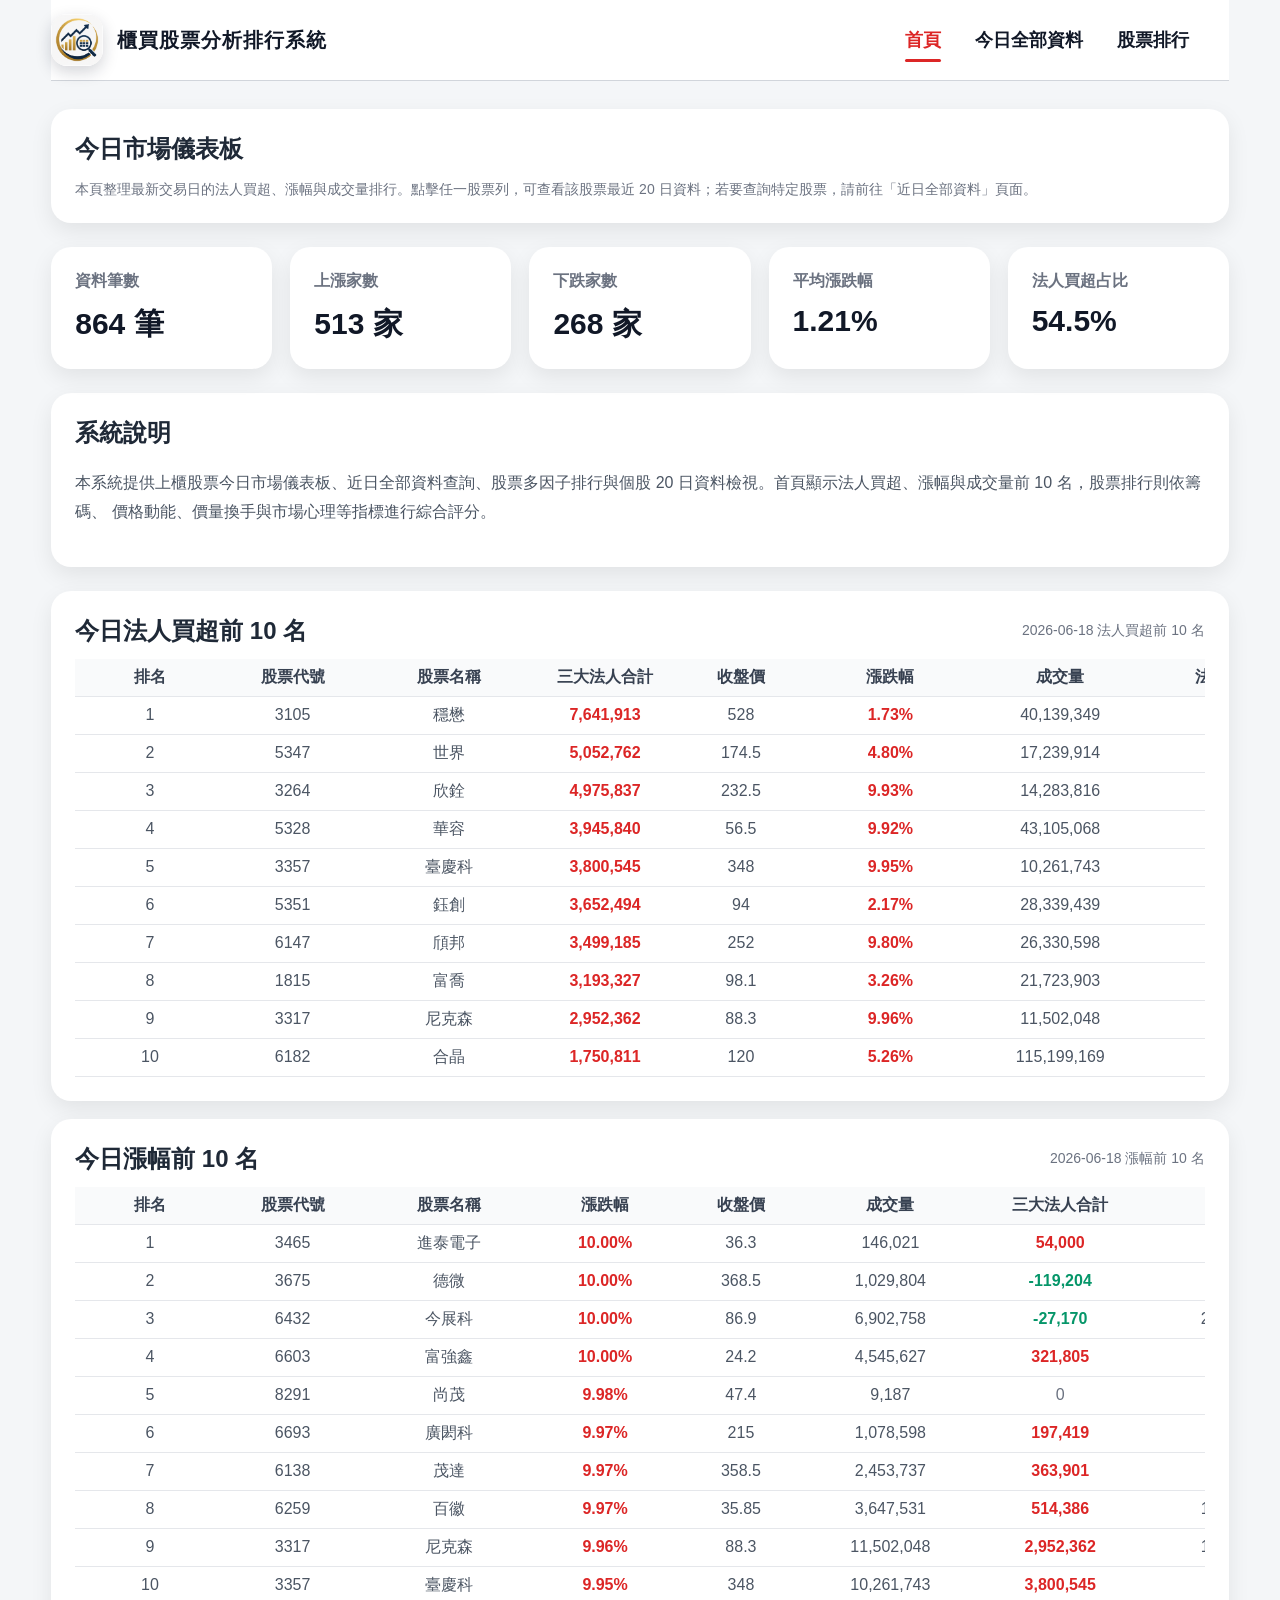
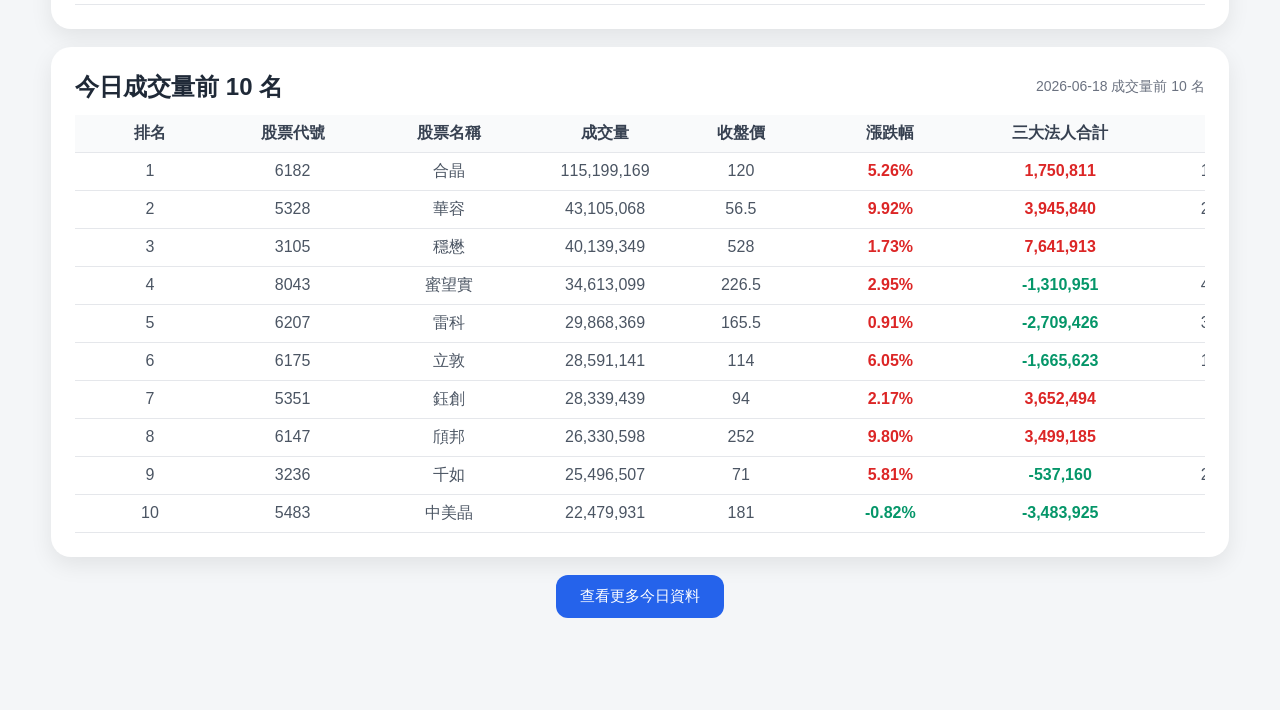
<file: index.html>
<!DOCTYPE html>
<html lang="zh-Hant">
<head>
    <meta charset="UTF-8">
    <meta name="viewport" content="width=device-width, initial-scale=1.0">
    <title>櫃買股票分析排行系統</title>

    <link rel="stylesheet" href="style.css">
</head>
<body>

    <div class="page">

        <header class="site-header">
            <div class="main-nav">
                <div class="brand">
                    <img class="site-logo" src="assets/logo.png" alt="櫃買市場資料查詢系統圖標">

                    <div class="brand-text">
                        <h1>櫃買股票分析排行系統</h1>
                    </div>
                </div>

                <nav class="nav-links">
                    <a href="index.html" class="active">首頁</a>
                    <a href="all.html">今日全部資料</a>
                    <a href="ranking.html">股票排行</a>
                </nav>
            </div>
        </header>

        <section class="search-card">
            <h2>今日市場儀表板</h2>

            <p class="hint">
                本頁整理最新交易日的法人買超、漲幅與成交量排行。點擊任一股票列，可查看該股票最近 20 日資料；若要查詢特定股票，請前往「近日全部資料」頁面。
            </p>
        </section>

        <section class="stats-grid five">
            <div class="stat-card">
                <h3>資料筆數</h3>
                <p id="totalCount">--</p>
            </div>

            <div class="stat-card">
                <h3>上漲家數</h3>
                <p id="upCount">--</p>
            </div>

            <div class="stat-card">
                <h3>下跌家數</h3>
                <p id="downCount">--</p>
            </div>

            <div class="stat-card">
                <h3>平均漲跌幅</h3>
                <p id="avgChange">--</p>
            </div>

            <div class="stat-card">
                <h3>法人買超占比</h3>
                <p id="instBuyRatio">--</p>
            </div>
        </section>

        <section class="strategy-card">
            <h2>系統說明</h2>
            <p>
                本系統提供上櫃股票今日市場儀表板、近日全部資料查詢、股票多因子排行與個股
                20 日資料檢視。首頁顯示法人買超、漲幅與成交量前 10 名，股票排行則依籌碼、
                價格動能、價量換手與市場心理等指標進行綜合評分。
            </p>
        </section>

<section class="table-card">
    <div class="table-title-row">
        <h2>今日法人買超前 10 名</h2>
        <p id="instNote">資料載入中...</p>
    </div>

    <div class="table-wrapper">
        <table class="dashboard-table">
            <thead>
                <tr>
                    <th>排名</th>
                    <th>股票代號</th>
                    <th>股票名稱</th>
                    <th>三大法人合計</th>
                    <th>收盤價</th>
                    <th>漲跌幅</th>
                    <th>成交量</th>
                    <th>法人/成交量</th>
                </tr>
            </thead>

            <tbody id="instTopTable">
                <tr>
                    <td colspan="8">資料載入中...</td>
                </tr>
            </tbody>
        </table>
    </div>
</section>

<section class="table-card">
    <div class="table-title-row">
        <h2>今日漲幅前 10 名</h2>
        <p id="gainNote">資料載入中...</p>
    </div>

    <div class="table-wrapper">
        <table class="dashboard-table">
            <thead>
                <tr>
                    <th>排名</th>
                    <th>股票代號</th>
                    <th>股票名稱</th>
                    <th>漲跌幅</th>
                    <th>收盤價</th>
                    <th>成交量</th>
                    <th>三大法人合計</th>
                    <th>週轉率</th>
                </tr>
            </thead>

            <tbody id="gainTopTable">
                <tr>
                    <td colspan="8">資料載入中...</td>
                </tr>
            </tbody>
        </table>
    </div>
</section>

        <section class="table-card">
            <div class="table-title-row">
                <h2>今日成交量前 10 名</h2>
                <p id="volumeNote">資料載入中...</p>
            </div>

            <div class="table-wrapper">
                <table class="dashboard-table">
                    <thead>
                        <tr>
                            <th>排名</th>
                            <th>股票代號</th>
                            <th>股票名稱</th>
                            <th>成交量</th>
                            <th>收盤價</th>
                            <th>漲跌幅</th>
                            <th>三大法人合計</th>
                            <th>週轉率</th>
                        </tr>
                    </thead>

                    <tbody id="volumeTopTable">
                        <tr>
                            <td colspan="8">資料載入中...</td>
                        </tr>
                    </tbody>
                </table>
            </div>
        </section>

        <div class="more-row outside-table">
            <button id="moreBtn" type="button">查看更多今日資料</button>
        </div>

    </div>

    <script src="utils.js"></script>
    <script src="script.js"></script>
</body>
</html>
</file>
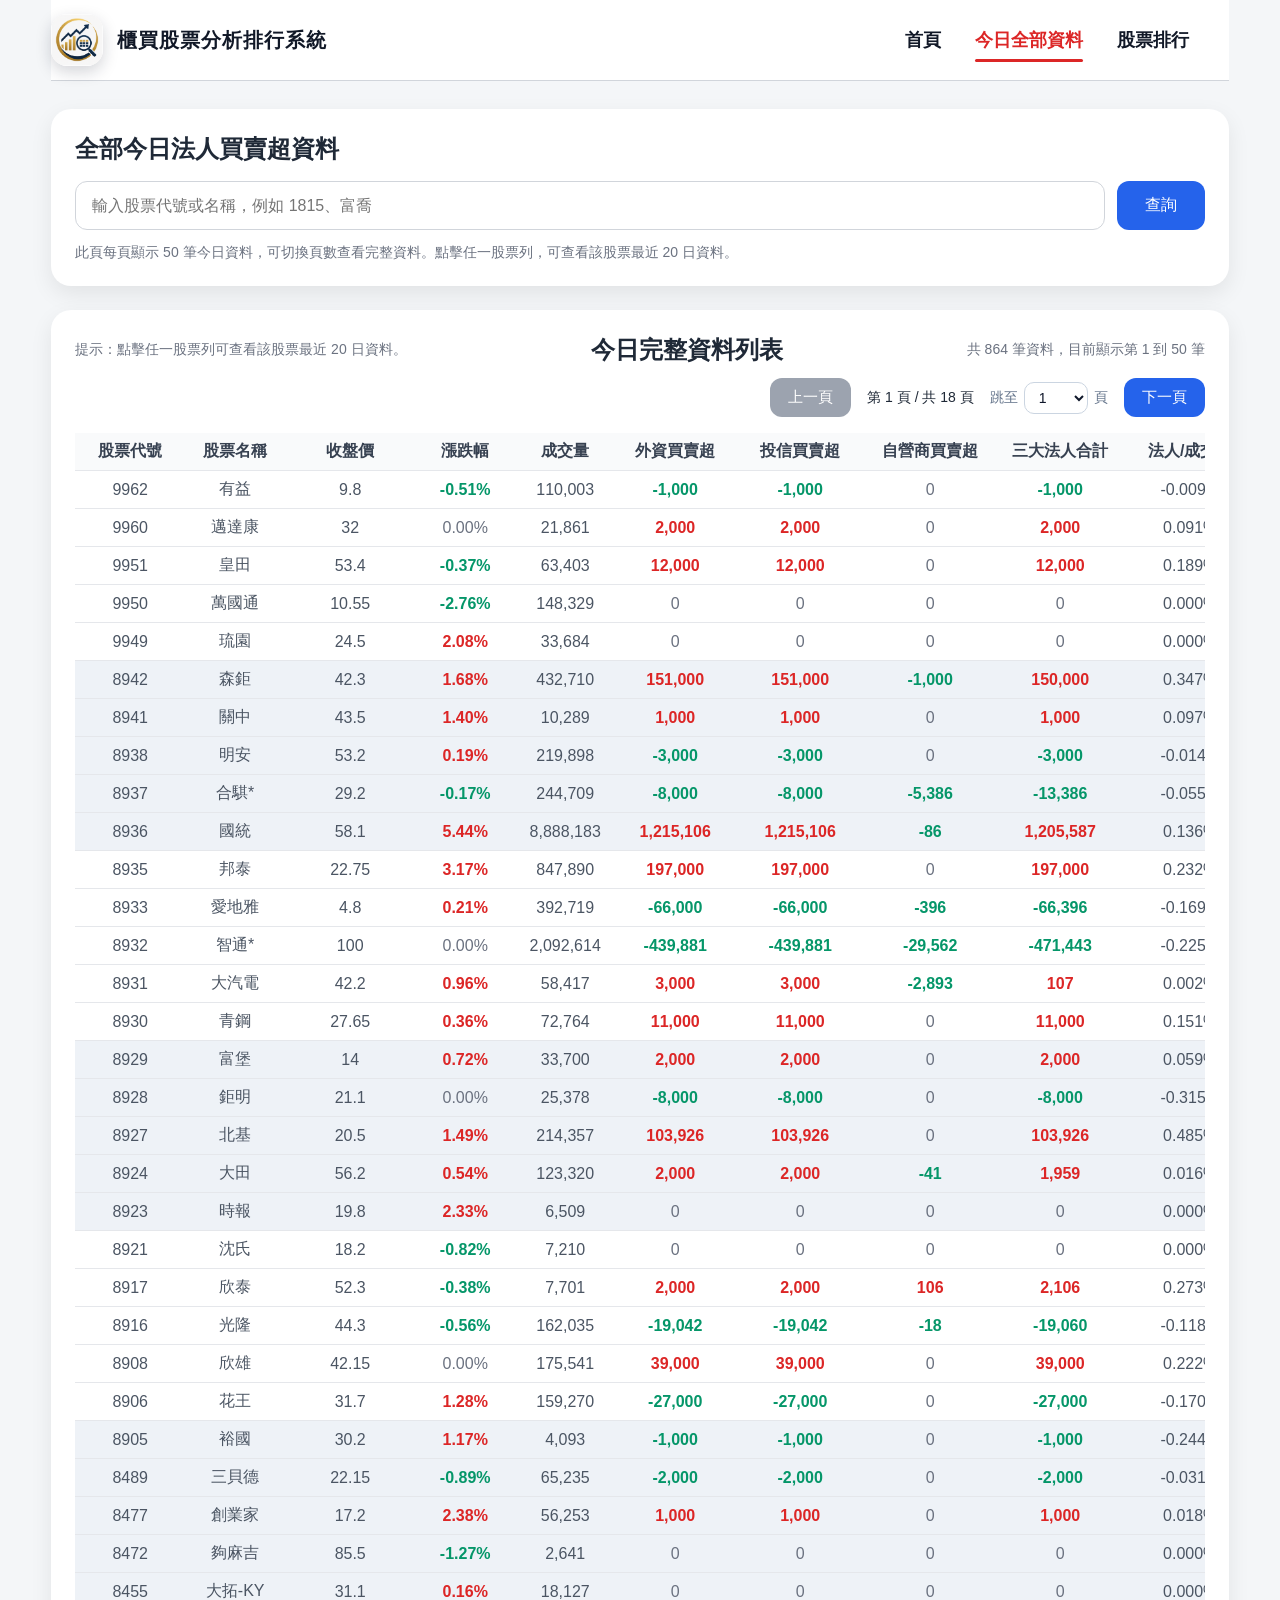
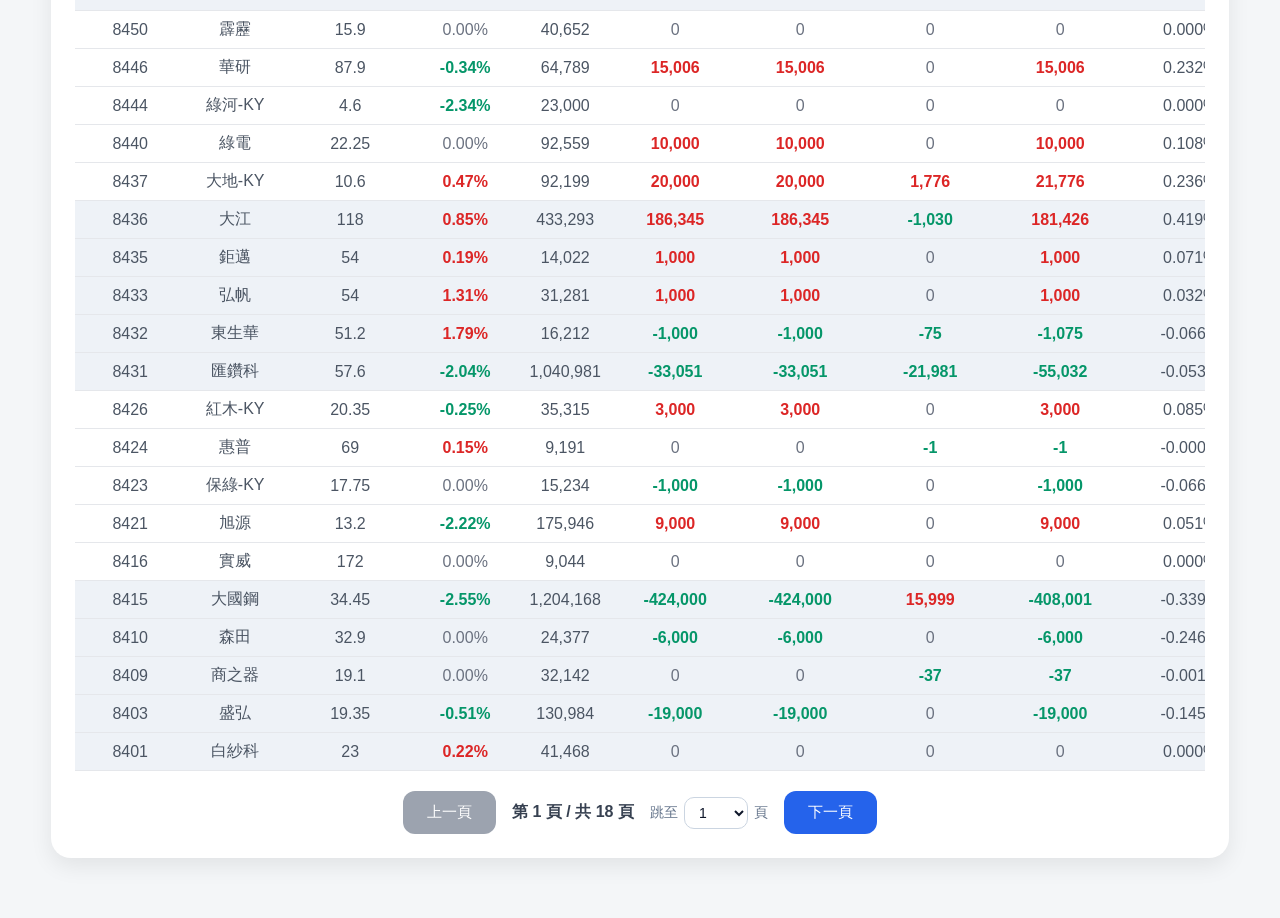
<file: all.html>
<!DOCTYPE html>
<html lang="zh-Hant">
<head>
    <meta charset="UTF-8">
    <meta name="viewport" content="width=device-width, initial-scale=1.0">
    <title>全部今日法人買賣超資料</title>
    <link rel="stylesheet" href="style.css">
</head>
<body>

    <div class="page">

        <header class="site-header">
            <div class="main-nav">
                <div class="brand">
                    <img class="site-logo" src="assets/logo.png" alt="櫃買市場資料查詢系統圖標">

                    <div class="brand-text">
                        <h1>櫃買股票分析排行系統</h1>
                    </div>
                </div>

                <nav class="nav-links">
                    <a href="index.html">首頁</a>
                    <a href="all.html" class="active">今日全部資料</a>
                    <a href="ranking.html">股票排行</a>
                </nav>
            </div>
        </header>

        <section class="search-card">
            <h2>全部今日法人買賣超資料</h2>

            <div class="search-box">
                <input 
                    type="text" 
                    id="keywordInput" 
                    placeholder="輸入股票代號或名稱，例如 1815、富喬"
                >

                <button id="searchBtn" type="button">查詢</button>
            </div>

            <p class="hint">
                此頁每頁顯示 50 筆今日資料，可切換頁數查看完整資料。點擊任一股票列，可查看該股票最近 20 日資料。
            </p>
        </section>

        <section class="table-card">
            <div class="table-title-row">
                <p class="click-hint">提示：點擊任一股票列可查看該股票最近 20 日資料。</p>
                <h2 id="tableTitle">今日完整資料列表</h2>
                <p id="displayNote">資料載入中...</p>
            </div>

            <div class="pagination top-pagination">
                <button id="topPrevBtn" type="button">上一頁</button>
                <span id="topPageInfo">第 1 頁</span>

                <label class="page-jump-label">
                    跳至
                    <select id="topPageSelect"></select>
                    頁
                </label>

                <button id="topNextBtn" type="button">下一頁</button>
            </div>

            <div class="table-wrapper">
                <table class="all-data-table">
                    <thead>
                        <tr>
                            <th>股票代號</th>
                            <th>股票名稱</th>
                            <th>收盤價</th>
                            <th>漲跌幅</th>
                            <th>成交量</th>
                            <th>外資買賣超</th>
                            <th>投信買賣超</th>
                            <th>自營商買賣超</th>
                            <th>三大法人合計</th>
                            <th>法人/成交量</th>
                            <th>法人/發行股數</th>
                        </tr>
                    </thead>

                    <tbody id="dataTable">
                        <tr>
                            <td colspan="11">資料載入中...</td>
                        </tr>
                    </tbody>
                </table>
            </div>

            <div class="pagination">
                <button id="prevBtn" type="button">上一頁</button>
                <span id="pageInfo">第 1 頁</span>

                <label class="page-jump-label">
                    跳至
                    <select id="pageSelect"></select>
                    頁
                </label>

                <button id="nextBtn" type="button">下一頁</button>
            </div>
        </section>

    </div>

    <script src="utils.js"></script>
    <script src="all.js"></script>
</body>
</html>
</file>
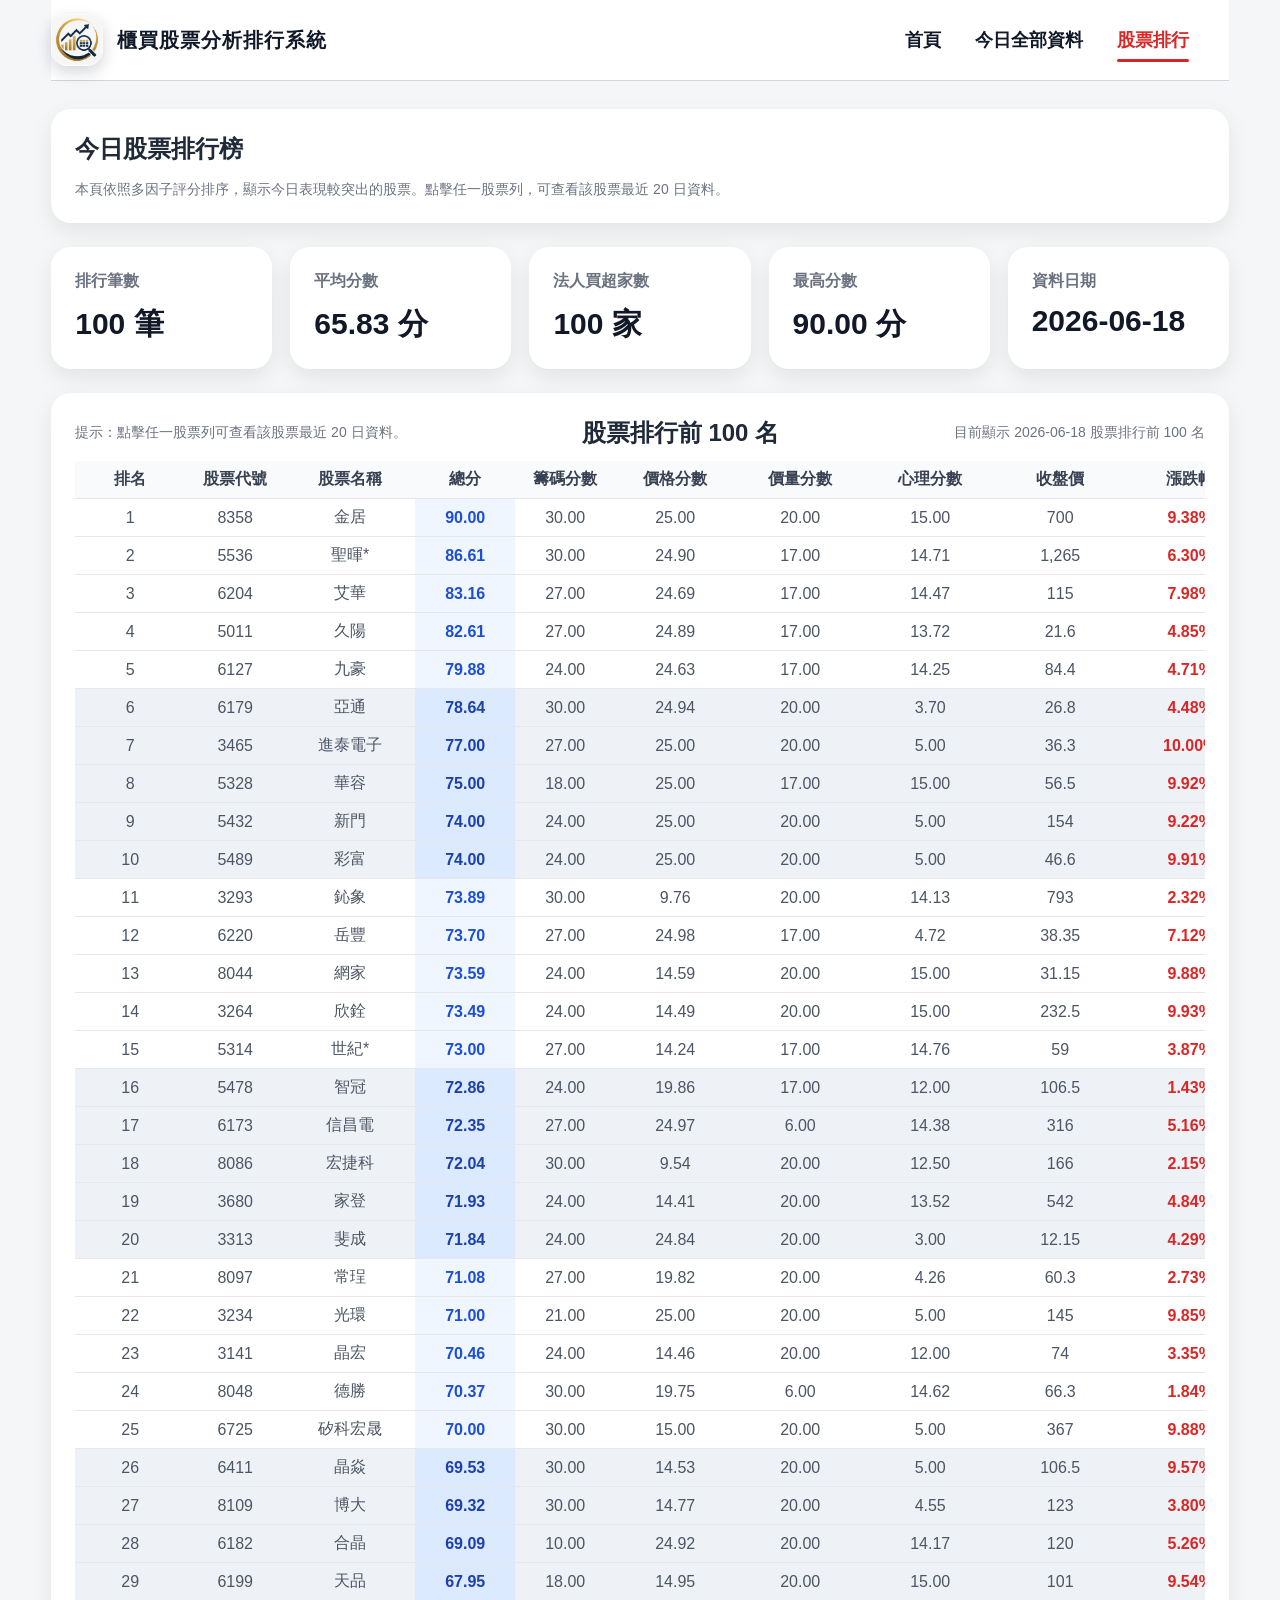
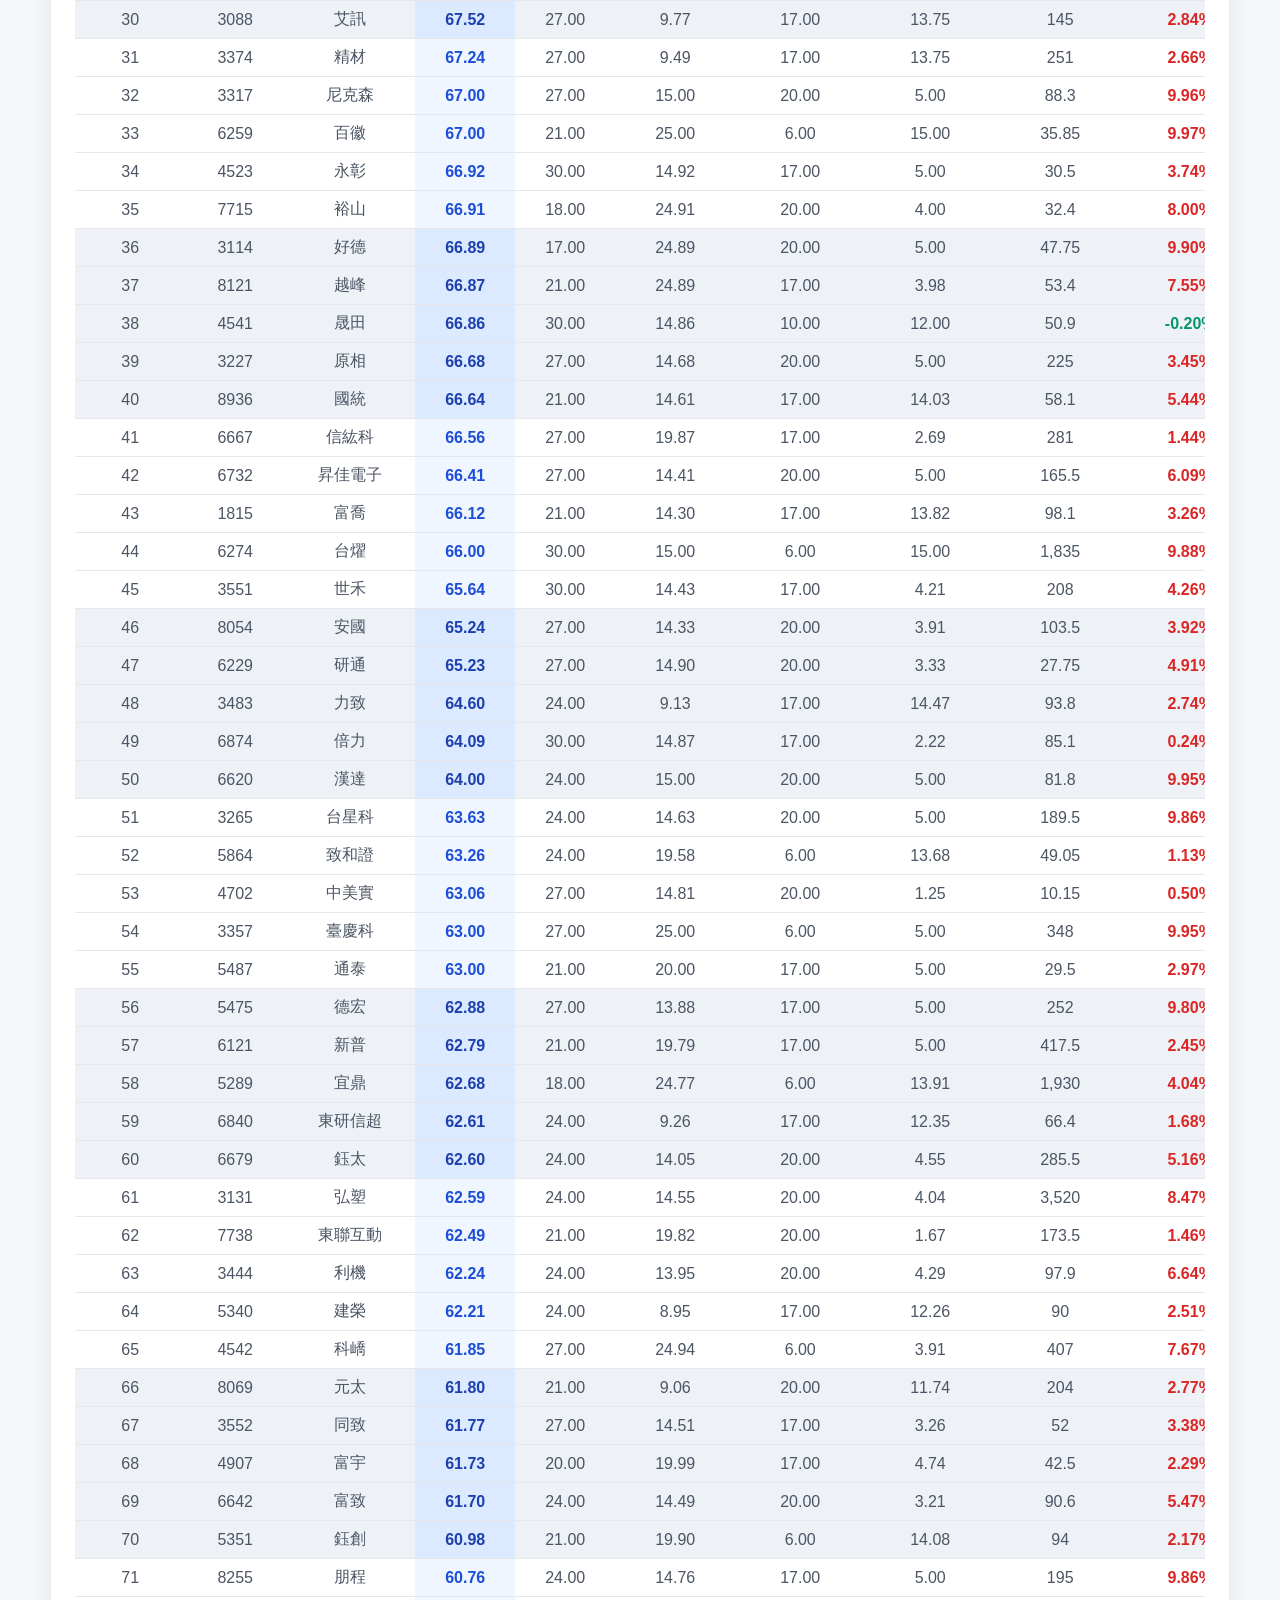
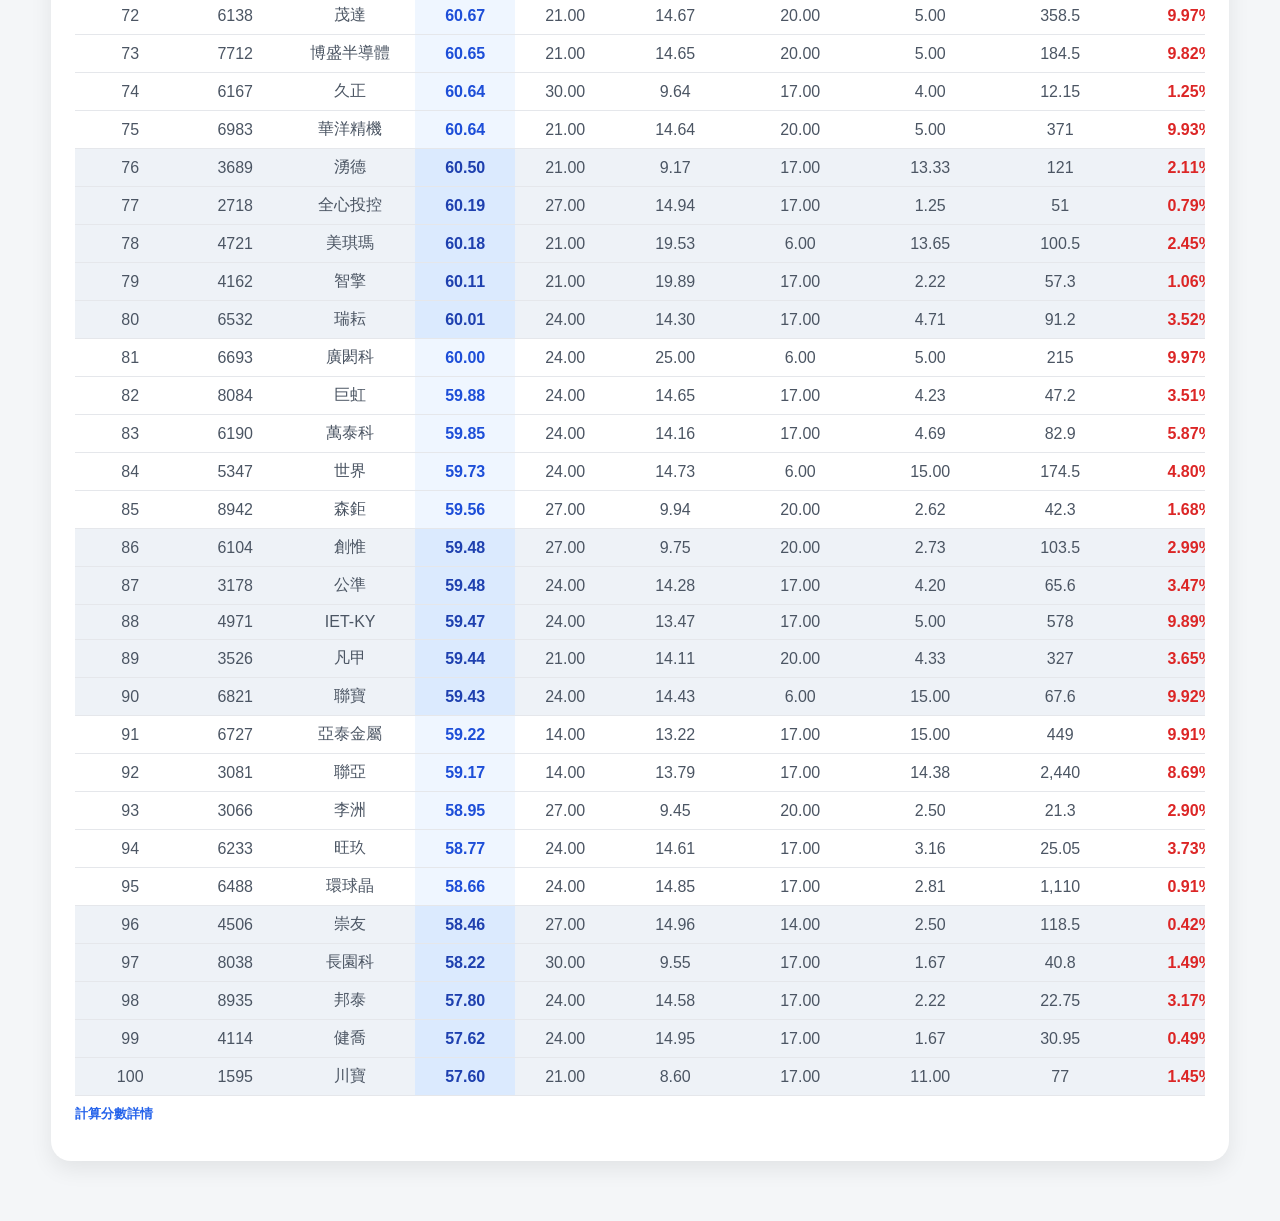
<file: ranking.html>
<!DOCTYPE html>
<html lang="zh-Hant">
<head>
    <meta charset="UTF-8">
    <meta name="viewport" content="width=device-width, initial-scale=1.0">
    <title>股票排行｜櫃買市場資料查詢系統</title>

    <link rel="stylesheet" href="style.css">
</head>
<body>

    <div class="page">

        <header class="site-header">
            <div class="main-nav">
                <div class="brand">
                    <img class="site-logo" src="assets/logo.png" alt="櫃買市場資料查詢系統圖標">

                    <div class="brand-text">
                        <h1>櫃買股票分析排行系統</h1>
                    </div>
                </div>

                <nav class="nav-links">
                    <a href="index.html">首頁</a>
                    <a href="all.html">今日全部資料</a>
                    <a href="ranking.html" class="active">股票排行</a>
                </nav>
            </div>
        </header>

        <section class="search-card">
            <h2>今日股票排行榜</h2>

            <p class="hint">
                本頁依照多因子評分排序，顯示今日表現較突出的股票。點擊任一股票列，可查看該股票最近 20 日資料。
            </p>
        </section>

        <section class="stats-grid five">
            <div class="stat-card">
                <h3>排行筆數</h3>
                <p id="rankingCount">--</p>
            </div>

            <div class="stat-card">
                <h3>平均分數</h3>
                <p id="rankingAvgChange">--</p>
            </div>

            <div class="stat-card">
                <h3>法人買超家數</h3>
                <p id="rankingInstBuy">--</p>
            </div>

            <div class="stat-card">
                <h3>最高分數</h3>
                <p id="rankingMaxUp">--</p>
            </div>

            <div class="stat-card">
                <h3>資料日期</h3>
                <p id="rankingDate">--</p>
            </div>
        </section>

        <section class="table-card">
            <div class="table-title-row">
                <p class="click-hint">提示：點擊任一股票列可查看該股票最近 20 日資料。</p>
                <h2 id="tableTitle">股票排行前 100 名</h2>
                <p id="displayNote">資料載入中...</p>
            </div>

            <div class="table-wrapper">
                <table class="ranking-table">
                    <thead>
                        <tr>
                            <th>排名</th>
                            <th>股票代號</th>
                            <th>股票名稱</th>
                            <th>總分</th>
                            <th>籌碼分數</th>
                            <th>價格分數</th>
                            <th>價量分數</th>
                            <th>心理分數</th>
                            <th>收盤價</th>
                            <th>漲跌幅</th>
                            <th>三大法人合計</th>
                            <th>成交量</th>
                        </tr>
                    </thead>

                    <tbody id="rankingTable">
                        <tr>
                            <td colspan="13">資料載入中...</td>
                        </tr>
                    </tbody>
                </table>
            </div>

            <div class="score-detail-toggle">
                <button id="scoreDetailBtn" type="button">
                    計算分數詳情
                </button>
            </div>

            <div id="scoreDetailPanel" class="score-detail-panel hidden">
                <h3>台股量化多因子評分系統：計算說明書</h3>

                <p>
                    本系統採用「絕對加總評分制」，總分為 100 分。評分邏輯分為四大面向，
                    每個面向均有其特定權重與指標，旨在篩選出籌碼集中、趨勢向上、且動能強勁的標的。
                </p>

                <h4>第一面向：籌碼穩定度｜Weight: 40%</h4>
                <p>
                    核心邏輯：追蹤法人（外資、投信）的建倉與鎖碼行為。
                    籌碼由散戶流向法人是股價長期上漲的核心推動力。
                </p>

                <h5>1-A. 法人連續買超天數（Streak）</h5>
                <ul>
                    <li><strong>計算方式：</strong>統計三大法人合計買賣超。</li>
                    <li><strong>10 分：</strong>連續 3 個交易日以上買超。</li>
                    <li><strong>7 分：</strong>連續 2 個交易日買超。</li>
                    <li><strong>4 分：</strong>今日單日買超。</li>
                    <li><strong>0 分：</strong>今日賣超或無動作。</li>
                </ul>

                <h5>1-B. 法人買超佔比（Concentration）</h5>
                <ul>
                    <li><strong>計算方式：</strong>三大法人合計買超張數 / 當日總成交張數。</li>
                    <li><strong>10 分：</strong>佔比 ≥ 20%。</li>
                    <li><strong>7 分：</strong>佔比介於 10%～20%。</li>
                    <li><strong>4 分：</strong>佔比介於 5%～10%。</li>
                    <li><strong>0 分：</strong>佔比 &lt; 5%。</li>
                </ul>

                <h5>1-C. 投信認養度（Trust Recognition）</h5>
                <ul>
                    <li><strong>計算方式：</strong>判斷投信是否具備連續買超行為且今日買盤具有份量。</li>
                    <li><strong>10 分：</strong>投信連續 2 日買超且今日買超佔比 &gt; 2%。</li>
                    <li><strong>0 分：</strong>未達上述標準。</li>
                </ul>

                <h5>1-D. 外資空翻多訊號（Foreign Reversal）</h5>
                <ul>
                    <li><strong>計算方式：</strong>觀察外資今日與昨日的買賣方向。</li>
                    <li><strong>10 分：</strong>昨日外資賣超，且今日轉為買超。</li>
                    <li><strong>0 分：</strong>未出現轉折訊號。</li>
                </ul>

                <h4>第二面向：價格動能｜Weight: 25%</h4>
                <p>
                    核心邏輯：識別股價是否處於強勢的多頭排列，以及是否具備突破近期高點的爆發潛力。
                </p>

                <h5>2-A. 均線多頭排列（Bullish Alignment）</h5>
                <ul>
                    <li><strong>計算方式：</strong>比較收盤價、5 日均線 MA5、10 日均線 MA10、20 日均線 MA20。</li>
                    <li><strong>10 分：</strong>符合「收盤價 &gt; MA5 &gt; MA10 &gt; MA20」。</li>
                    <li><strong>0 分：</strong>未符合完全多頭排列。</li>
                </ul>

                <h5>2-B. 近期相對強度（Relative Strength）</h5>
                <ul>
                    <li><strong>計算方式：</strong>今日收盤價 / 過去 20 日最高價 × 5。</li>
                    <li><strong>0～5 分：</strong>數值越接近 5 分，代表股價越接近 20 日高點，即將發生波段突破。</li>
                </ul>

                <h5>2-C. 單日漲幅強度（Price Surge）</h5>
                <ul>
                    <li><strong>計算方式：</strong>今日股價漲跌百分比。</li>
                    <li><strong>10 分：</strong>今日漲幅 &gt; 3%。</li>
                    <li><strong>5 分：</strong>今日漲幅介於 1%～3%。</li>
                    <li><strong>0 分：</strong>漲幅 &lt; 1% 或下跌。</li>
                </ul>

                <h4>第三面向：價量與換手率｜Weight: 20%</h4>
                <p>
                    核心邏輯：「量先行於價」。觀察資金是否有大規模進場，以及籌碼洗盤的頻率。
                </p>

                <h5>3-A. 成交量增比（Volume Spike）</h5>
                <ul>
                    <li><strong>計算方式：</strong>今日成交量 / 5 日平均成交量。</li>
                    <li><strong>7 分：</strong>今日成交量 &gt; 5 日均量之 1.5 倍（出量）。</li>
                    <li><strong>4 分：</strong>今日成交量 &gt; 5 日均量。</li>
                    <li><strong>0 分：</strong>未見明顯滾量。</li>
                </ul>

                <h5>3-B. 量價配合度（P-V Synergy）</h5>
                <ul>
                    <li><strong>計算方式：</strong>判斷股價上漲時是否伴隨量增。</li>
                    <li><strong>7 分：</strong>今日股價上漲且今日成交量 &gt; 5 日均量。</li>
                    <li><strong>0 分：</strong>量價背離或下跌。</li>
                </ul>

                <h5>3-C. 換手率（Turnover Rate）</h5>
                <ul>
                    <li><strong>計算方式：</strong>今日成交張數 / 公司發行總張數。</li>
                    <li><strong>6 分：</strong>單日換手率 &gt; 1%，代表市場參與熱度高，籌碼換手積極。</li>
                    <li><strong>0 分：</strong>交投冷清。</li>
                </ul>

                <h4>第四面向：市場心理與風險｜Weight: 15%</h4>
                <p>
                    核心邏輯：衡量當日多頭收尾的力道，以及散戶與法人的對作情況（籌碼淨化度）。
                </p>

                <h5>4-A. K 線形態位階（Candle Finish）</h5>
                <ul>
                    <li><strong>計算方式：</strong>[(收盤價 - 最低價) / (最高價 - 最低價)] × 5。</li>
                    <li><strong>0～5 分：</strong>數值越高代表收盤價越接近當日最高點。若為 5 分，代表多頭強勢收尾，隔日續漲機會大。</li>
                </ul>

                <h5>4-B. 融資減肥訊號（Margin Reduction）</h5>
                <ul>
                    <li><strong>計算方式：</strong>觀察融資餘額與法人買超的連動。</li>
                    <li><strong>10 分：</strong>今日融資餘額減少（散戶退場）且法人合計為買超（大戶進場）。</li>
                    <li><strong>0 分：</strong>未符合此最優籌碼轉移狀態。</li>
                </ul>

                <h4>最終評分加總（Total Score）</h4>
                <ul>
                    <li><strong>計算公式：</strong>籌碼得分 + 價格得分 + 價量得分 + 心理得分。</li>
                    <li><strong>總分範圍：</strong>0～100 分。</li>
                    <li><strong>80 分以上：</strong>極度強勢標的，籌碼與趨勢呈現高度共振。</li>
                    <li><strong>60～80 分：</strong>績優趨勢標的，適合波段追蹤。</li>
                    <li><strong>60 分以下：</strong>動能不足或籌碼渙散，建議觀望。</li>
                </ul>
            </div>

        </section>

    </div>

    <script src="utils.js"></script>
    <script src="ranking.js"></script>
</body>
</html>
</file>
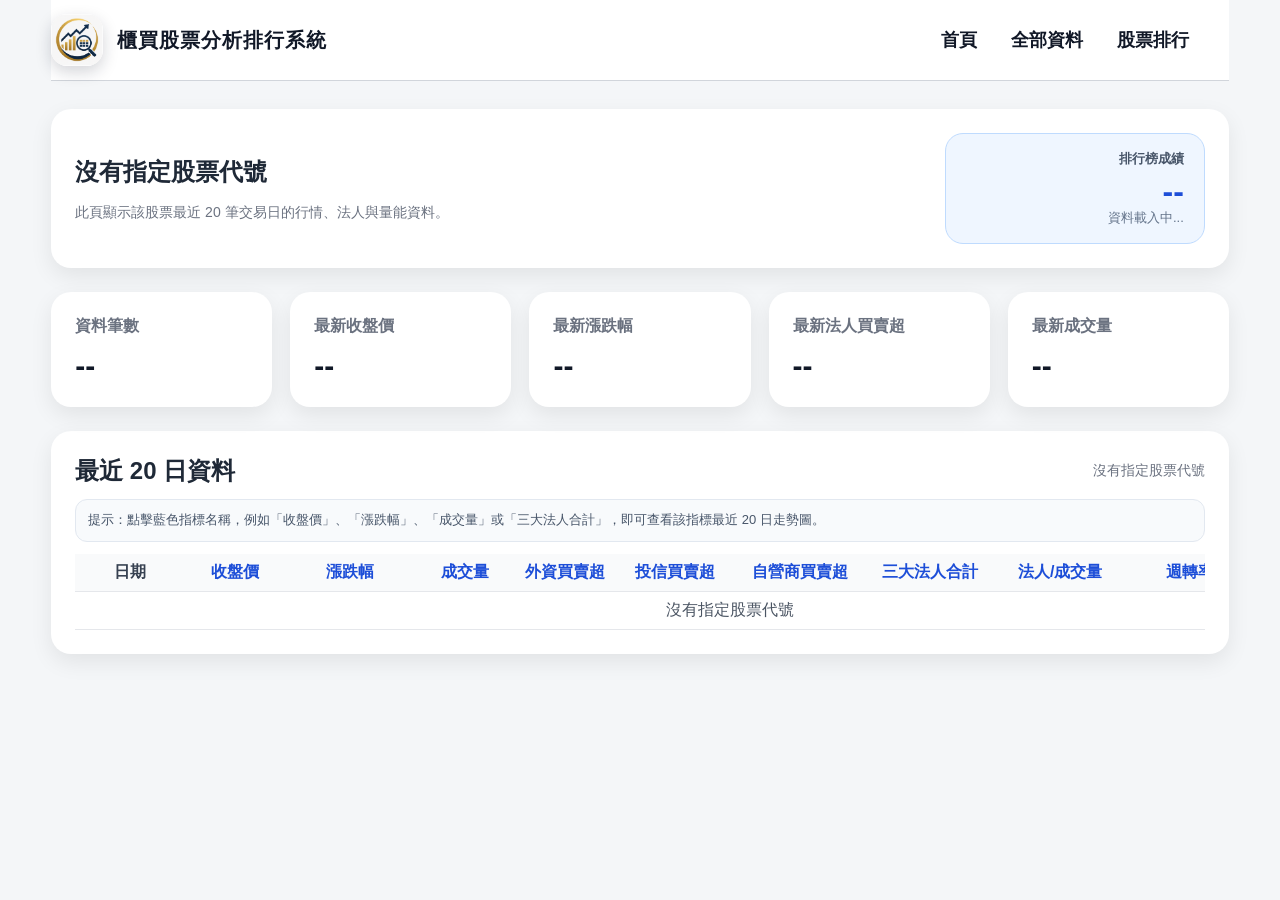
<file: stock.html>
<!DOCTYPE html>
<html lang="zh-Hant">
<head>
    <meta charset="UTF-8">
    <meta name="viewport" content="width=device-width, initial-scale=1.0">
    <title>個股資料｜櫃買股票分析排行系統</title>

    <link rel="stylesheet" href="style.css">
</head>
<body>

    <div class="page">

        <header class="site-header">
            <div class="main-nav">
                <div class="brand">
                    <img class="site-logo" src="assets/logo.png" alt="櫃買市場資料查詢系統圖標">

                    <div class="brand-text">
                        <h1>櫃買股票分析排行系統</h1>
                    </div>
                </div>

                <nav class="nav-links">
                    <a href="index.html">首頁</a>
                    <a href="all.html">全部資料</a>
                    <a href="ranking.html">股票排行</a>
                </nav>
            </div>
        </header>

        <section class="search-card stock-summary-card">
            <div class="stock-summary-left">
                <h2 id="stockTitle">個股資料載入中...</h2>

                <p class="hint" id="stockSubtitle">
                    此頁顯示該股票最近 20 筆交易日的行情、法人與量能資料。
                </p>
            </div>

            <div class="stock-score-box" id="stockScoreBox">
                <div class="score-box-title">排行榜成績</div>
                <div class="score-box-main">--</div>
                <div class="score-box-sub">資料載入中...</div>
            </div>
        </section>

        <section class="stats-grid five">
            <div class="stat-card">
                <h3>資料筆數</h3>
                <p id="stockDataCount">--</p>
            </div>

            <div class="stat-card">
                <h3>最新收盤價</h3>
                <p id="latestClose">--</p>
            </div>

            <div class="stat-card">
                <h3>最新漲跌幅</h3>
                <p id="latestChange">--</p>
            </div>

            <div class="stat-card">
                <h3>最新法人買賣超</h3>
                <p id="latestInst">--</p>
            </div>

            <div class="stat-card">
                <h3>最新成交量</h3>
                <p id="latestVolume">--</p>
            </div>
        </section>

        <section class="table-card">
            <div class="table-title-row">
                <h2>最近 20 日資料</h2>
                <p id="displayNote">資料載入中...</p>
            </div>

            <p class="metric-click-hint">
                提示：點擊藍色指標名稱，例如「收盤價」、「漲跌幅」、「成交量」或「三大法人合計」，即可查看該指標最近 20 日走勢圖。
            </p>

            <div class="table-wrapper">
                <table>
                    <thead>
                        <tr>
                            <th>日期</th>

                            <th>
                                <button class="metric-header-btn" data-metric="close">收盤價</button>
                            </th>

                            <th>
                                <button class="metric-header-btn" data-metric="price_change_pct">漲跌幅</button>
                            </th>

                            <th>
                                <button class="metric-header-btn" data-metric="volume">成交量</button>
                            </th>

                            <th>
                                <button class="metric-header-btn" data-metric="foreign_net_buy">外資買賣超</button>
                            </th>

                            <th>
                                <button class="metric-header-btn" data-metric="investment_trust_net_buy">投信買賣超</button>
                            </th>

                            <th>
                                <button class="metric-header-btn" data-metric="dealer_net_buy">自營商買賣超</button>
                            </th>

                            <th>
                                <button class="metric-header-btn" data-metric="total_inst_net_buy">三大法人合計</button>
                            </th>

                            <th>
                                <button class="metric-header-btn" data-metric="inst_total_ratio">法人/成交量</button>
                            </th>

                            <th>
                                <button class="metric-header-btn" data-metric="turnover_rate">週轉率</button>
                            </th>

                            <th>
                                <button class="metric-header-btn" data-metric="margin_balance">融資餘額</button>
                            </th>
                        </tr>
                    </thead>

                    <tbody id="stockTable">
                        <tr>
                            <td colspan="11">資料載入中...</td>
                        </tr>
                    </tbody>
                </table>
            </div>
        </section>

    </div>

    <script src="utils.js"></script>
    <script src="stock.js"></script>
</body>
</html>
</file>
<file: style.css>
* {
    box-sizing: border-box;
}

body {
    margin: 0;
    font-family: "Microsoft JhengHei", Arial, sans-serif;
    background: #f4f6f8;
    color: #1f2937;
}

.page {
    width: min(1200px, 92%);
    margin: 0 auto;
    padding: 0 0 60px;
}

/* 頁首：仿櫃買中心風格 */
.site-header {
    background: #ffffff;
    border-bottom: 1px solid #d1d5db;
    margin-bottom: 28px;
}

/* 右上角語言列 */
.top-lang {
    display: flex;
    justify-content: flex-end;
    align-items: center;
    gap: 10px;
    height: 34px;
    font-size: 14px;
    color: #111827;
}

.top-lang a {
    color: #111827;
    text-decoration: none;
}

.top-lang a:hover {
    color: #b91c1c;
}

/* 主導覽列 */
.main-nav {
    display: flex;
    align-items: center;
    justify-content: space-between;
    padding-right: 40px;
}

/* 左側品牌區 */
.site-logo {
    width: 52px;
    height: 52px;
    border-radius: 16px;
    object-fit: cover;
    box-shadow: 0 6px 16px rgba(15, 23, 42, 0.18);
    display: block;
}

.brand {
    display: flex;
    align-items: center;
    gap: 14px;
}

.brand-text h1 {
    margin: 0;
    font-size: 20px;
    letter-spacing: 1px;
    color: #111827;
}

.brand-text p {
    display: none;
}

/* 右側選單 */
.nav-links {
    display: flex;
    align-items: center;
    gap: 34px;
    padding-left: 28px;
}

.nav-links a {
    position: relative;
    color: #111827;
    text-decoration: none;
    font-size: 18px;
    font-weight: 600;
    padding: 28px 0;
}

.nav-links a:hover {
    color: #b91c1c;
}

/* 目前選中的項目 */
.nav-links a.active {
    color: #dc2626;
}

.nav-links a.active::after {
    content: "";
    position: absolute;
    left: 0;
    right: 0;
    bottom: 18px;
    height: 3px;
    background: #dc2626;
    border-radius: 999px;
}

/* 查詢區 */
.search-card {
    background: white;
    padding: 24px;
    border-radius: 20px;
    margin-bottom: 24px;
    box-shadow: 0 8px 22px rgba(0, 0, 0, 0.08);
}

.search-card h2 {
    margin-top: 0;
    margin-bottom: 16px;
}

.search-box {
    display: flex;
    gap: 12px;
}

.search-box select,
.search-box input {
    padding: 14px 16px;
    border: 1px solid #d1d5db;
    border-radius: 12px;
    font-size: 16px;
    background: white;
}

.search-box select {
    width: 180px;
}

.search-box input {
    flex: 1;
}

.search-box select:focus,
.search-box input:focus {
    outline: none;
    border-color: #2563eb;
}

.search-box button {
    padding: 14px 28px;
    border: none;
    border-radius: 12px;
    background: #2563eb;
    color: white;
    font-size: 16px;
    cursor: pointer;
}

.search-box button:hover {
    background: #1d4ed8;
}

.hint {
    color: #6b7280;
    font-size: 14px;
    margin-bottom: 0;
}

/* 統計卡片 */
.stats-grid {
    display: grid;
    grid-template-columns: repeat(4, 1fr);
    gap: 18px;
    margin-bottom: 24px;
}

.stat-card {
    background: white;
    padding: 24px;
    border-radius: 20px;
    box-shadow: 0 8px 22px rgba(0, 0, 0, 0.08);
}

.stat-card h3 {
    margin: 0 0 12px;
    color: #6b7280;
    font-size: 16px;
}

.stat-card p {
    margin: 0;
    font-size: 30px;
    font-weight: bold;
    color: #111827;
}

/* 系統說明 */
.strategy-card {
    background: white;
    padding: 24px;
    border-radius: 20px;
    margin-bottom: 24px;
    box-shadow: 0 8px 22px rgba(0, 0, 0, 0.08);
}

.strategy-card h2 {
    margin-top: 0;
}

.strategy-card p {
    line-height: 1.8;
    color: #4b5563;
}

/* 表格區 */
.table-card {
    background: white;
    padding: 24px;
    border-radius: 20px;
    box-shadow: 0 8px 22px rgba(0, 0, 0, 0.08);
}

.table-title-row {
    display: flex;
    justify-content: space-between;
    align-items: center;
    gap: 16px;
    margin-bottom: 12px;
}

.table-title-row h2 {
    margin: 0;
}

.table-title-row p {
    margin: 0;
    color: #6b7280;
    font-size: 14px;
}

.table-wrapper {
    width: 100%;
    overflow-x: auto;
}

table {
    width: 100%;
    min-width: 1250px;
    border-collapse: collapse;
    table-layout: fixed;
}

th, td {
    padding: 8px 10px;
    border-bottom: 1px solid #e5e7eb;
    text-align: center;
    white-space: nowrap;
}

th {
    background: #f9fafb;
    color: #374151;
    font-weight: 700;
}

td {
    color: #4b5563;
}

/* 漲跌顏色：台股紅漲綠跌 */
.positive {
    color: #dc2626;
    font-weight: bold;
}

.negative {
    color: #16a34a;
    font-weight: bold;
}

.neutral {
    color: #6b7280;
}

/* 手機版 */
@media (max-width: 768px) {
    .hero h1 {
        font-size: 26px;
    }

    .search-box {
        flex-direction: column;
    }

    .search-box select {
        width: 100%;
    }

    .stats-grid {
        grid-template-columns: 1fr;
    }

    .table-title-row {
        flex-direction: column;
        align-items: flex-start;
    }
    .site-header {
        padding-bottom: 12px;
    }

    .top-lang {
        justify-content: center;
    }

    .main-nav {
        flex-direction: column;
      align-items: flex-start;
       gap: 16px;
    }

    .brand {
        border-right: none;
        padding-right: 0;
       min-width: auto;
    }

    .nav-links {
       width: 100%;
        overflow-x: auto;
      gap: 24px;
       padding-left: 0;
    }

    .nav-links a {
       white-space: nowrap;
      padding: 12px 0;
    }
}
.stats-grid.five {
    grid-template-columns: repeat(5, 1fr);
}

@media (max-width: 900px) {
    .stats-grid.five {
        grid-template-columns: repeat(2, 1fr);
    }
}

@media (max-width: 600px) {
    .stats-grid.five {
        grid-template-columns: 1fr;
    }
}

.simple-header {
    justify-content: space-between;
}

.back-link {
    color: #2563eb;
    text-decoration: none;
    font-weight: 600;
    font-size: 16px;
}

.back-link:hover {
    text-decoration: underline;
}

.more-row {
    display: flex;
    justify-content: center;
    margin-top: 20px;
}

.more-row button,
.pagination button {
    padding: 12px 24px;
    border: none;
    border-radius: 12px;
    background: #2563eb;
    color: white;
    font-size: 15px;
    cursor: pointer;
}

.more-row button:hover,
.pagination button:hover {
    background: #1d4ed8;
}

.pagination {
    display: flex;
    justify-content: center;
    align-items: center;
    gap: 16px;
    margin-top: 20px;
}

.pagination button:disabled {
    background: #9ca3af;
    cursor: not-allowed;
}

#pageInfo {
    font-weight: 600;
    color: #374151;
}

.top-pagination {
    justify-content: flex-end;
    margin-top: 8px;
    margin-bottom: 16px;
}

.top-pagination button {
    padding: 10px 18px;
}

.top-pagination span {
    font-size: 14px;
}

.outside-table {
    display: flex;
    justify-content: center;
    margin-top: 18px;
    margin-bottom: 32px;
}

table th:nth-child(1),
table td:nth-child(1) {
    width: 110px;
}

table th:nth-child(2),
table td:nth-child(2) {
    width: 100px;
}

table th:nth-child(3),
table td:nth-child(3) {
    width: 130px;
}

table th:nth-child(4),
table td:nth-child(4) {
    width: 100px;
}

table th:nth-child(5),
table td:nth-child(5) {
    width: 100px;
}

table th:nth-child(6),
table td:nth-child(6) {
    width: 120px;
}

table th:nth-child(7),
table td:nth-child(7),
table th:nth-child(8),
table td:nth-child(8),
table th:nth-child(9),
table td:nth-child(9),
table th:nth-child(10),
table td:nth-child(10) {
    width: 130px;
}

table th:nth-child(11),
table td:nth-child(11),
table th:nth-child(12),
table td:nth-child(12) {
    width: 130px;
}

.stats-grid.five {
    grid-template-columns: repeat(5, 1fr);
}

.positive {
    color: #dc2626;
    font-weight: 700;
}

.negative {
    color: #059669;
    font-weight: 700;
}

@media (max-width: 900px) {
    .main-nav {
        flex-direction: column;
        align-items: flex-start;
        gap: 16px;
        padding: 16px 0;
    }

    .nav-links {
        flex-wrap: wrap;
        gap: 18px;
        padding-left: 0;
    }

    .nav-links a {
        padding: 8px 0;
        font-size: 16px;
    }

    .nav-links a.active::after {
        bottom: 0;
    }

    .stats-grid,
    .stats-grid.five {
        grid-template-columns: repeat(2, 1fr);
    }

    .search-box {
        flex-direction: column;
    }

    .search-box button {
        width: 100%;
    }
}

@media (max-width: 600px) {
    .stats-grid,
    .stats-grid.five {
        grid-template-columns: 1fr;
    }
}

.stock-link {
    color: #2563eb;
    font-weight: 700;
    text-decoration: none;
}

.stock-link:hover {
    text-decoration: underline;
}

.clickable-row {
    cursor: pointer;
}

.clickable-row {
    cursor: pointer;
}

.table-card + .table-card {
    margin-top: 18px;
}

.score-formula-card {
    margin: 0 0 18px 0;
    padding: 14px 18px;
    border-radius: 14px;
    background: #f8fafc;
    border: 1px solid #e2e8f0;
    color: #334155;
    font-size: 15px;
    line-height: 1.7;
}

.score-cell {
    background: #fff7ed;
    color: #c2410c;
    font-weight: 800;
}

.clickable-row:hover .score-cell {
    background: #ffedd5;
}

/* ==============================
   每 5 列分組底色：今日全部資料、排行榜
   ============================== */

/* 第 1~5、11~15、21~25... 列：白色 */
.all-data-table tbody tr:nth-child(10n + 1) td,
.all-data-table tbody tr:nth-child(10n + 2) td,
.all-data-table tbody tr:nth-child(10n + 3) td,
.all-data-table tbody tr:nth-child(10n + 4) td,
.all-data-table tbody tr:nth-child(10n + 5) td,
.ranking-table tbody tr:nth-child(10n + 1) td,
.ranking-table tbody tr:nth-child(10n + 2) td,
.ranking-table tbody tr:nth-child(10n + 3) td,
.ranking-table tbody tr:nth-child(10n + 4) td,
.ranking-table tbody tr:nth-child(10n + 5) td {
    background-color: #ffffff;
}

/* 第 6~10、16~20、26~30... 列：淺灰色 */
.all-data-table tbody tr:nth-child(10n + 6) td,
.all-data-table tbody tr:nth-child(10n + 7) td,
.all-data-table tbody tr:nth-child(10n + 8) td,
.all-data-table tbody tr:nth-child(10n + 9) td,
.all-data-table tbody tr:nth-child(10n + 10) td,
.ranking-table tbody tr:nth-child(10n + 6) td,
.ranking-table tbody tr:nth-child(10n + 7) td,
.ranking-table tbody tr:nth-child(10n + 8) td,
.ranking-table tbody tr:nth-child(10n + 9) td,
.ranking-table tbody tr:nth-child(10n + 10) td {
    background-color: #eef2f7;
}

/* 滑鼠移到可點擊列時，稍微加深 */
.all-data-table tbody tr.clickable-row:hover td,
.ranking-table tbody tr.clickable-row:hover td {
    background-color: #dbe3ee;
}

/* ==============================
   排行榜總分欄：每 5 列用不同深淺
   ============================== */

/* 第 1~5、11~15、21~25... 列：原色 */
.ranking-table tbody tr:nth-child(10n + 1) td.score-cell,
.ranking-table tbody tr:nth-child(10n + 2) td.score-cell,
.ranking-table tbody tr:nth-child(10n + 3) td.score-cell,
.ranking-table tbody tr:nth-child(10n + 4) td.score-cell,
.ranking-table tbody tr:nth-child(10n + 5) td.score-cell {
    background-color: #eff6ff;
    color: #1d4ed8;
    font-weight: 800;
}

/* 第 6~10、16~20、26~30... 列：比原色深一點 */
.ranking-table tbody tr:nth-child(10n + 6) td.score-cell,
.ranking-table tbody tr:nth-child(10n + 7) td.score-cell,
.ranking-table tbody tr:nth-child(10n + 8) td.score-cell,
.ranking-table tbody tr:nth-child(10n + 9) td.score-cell,
.ranking-table tbody tr:nth-child(10n + 10) td.score-cell {
    background-color: #dbeafe;
    color: #1e40af;
    font-weight: 800;
}

/* 滑鼠移到列時，總分欄再稍微加深 */
.ranking-table tbody tr.clickable-row:hover td.score-cell {
    background-color: #bfdbfe;
    color: #1e3a8a;
}

.click-hint {
    margin: 0 0 12px 0;
    font-size: 14px;
    color: #64748b;
}

.score-detail-toggle {
    margin: 8px 0 14px 0;
}

.score-detail-toggle button {
    border: none;
    background: transparent;
    color: #2563eb;
    font-size: 13px;
    font-weight: 700;
    cursor: pointer;
    padding: 0;
}

.score-detail-toggle button:hover {
    text-decoration: underline;
}

.score-detail-panel {
    margin: 0 0 18px 0;
    padding: 18px 20px;
    border-radius: 16px;
    background: #f8fafc;
    border: 1px solid #e2e8f0;
    color: #334155;
    line-height: 1.75;
    font-size: 14px;
}

.score-detail-panel h3 {
    margin: 0 0 12px 0;
    font-size: 18px;
    color: #0f172a;
}

.score-detail-panel h4 {
    margin: 18px 0 8px 0;
    font-size: 15px;
    color: #1e3a8a;
}

.score-detail-panel h5 {
    margin: 14px 0 6px 0;
    font-size: 14px;
    color: #334155;
}

.score-detail-panel p {
    margin: 0 0 10px 0;
}

.score-detail-panel ul {
    margin: 6px 0 0 20px;
    padding: 0;
}

.score-detail-panel li {
    margin-bottom: 6px;
}

.hidden {
    display: none;
}

.page-jump-label {
    display: inline-flex;
    align-items: center;
    gap: 6px;
    color: #64748b;
    font-size: 14px;
}

.page-jump-label select {
    min-width: 64px;
    padding: 6px 10px;
    border: 1px solid #cbd5e1;
    border-radius: 10px;
    background: #ffffff;
    color: #0f172a;
    font-size: 14px;
    cursor: pointer;
}

.stock-summary-card {
    display: flex;
    align-items: center;
    justify-content: space-between;
    gap: 24px;
}

.stock-summary-left {
    flex: 1;
    min-width: 0;
}

.stock-score-box {
    min-width: 260px;
    padding: 16px 20px;
    border-radius: 18px;
    background: #eff6ff;
    border: 1px solid #bfdbfe;
    text-align: right;
}

.score-box-title {
    font-size: 13px;
    font-weight: 700;
    color: #475569;
    margin-bottom: 6px;
}

.score-box-main {
    font-size: 32px;
    line-height: 1.1;
    font-weight: 900;
    color: #1d4ed8;
}

.score-box-main span {
    font-size: 16px;
    font-weight: 700;
    margin-left: 2px;
}

.score-box-sub {
    font-size: 13px;
    color: #64748b;
}

.score-box-detail {
    display: grid;
    grid-template-columns: repeat(2, auto);
    justify-content: end;
    gap: 4px 12px;
    margin-top: 10px;
    font-size: 13px;
    color: #334155;
}

@media (max-width: 800px) {
    .stock-summary-card {
        flex-direction: column;
        align-items: stretch;
    }

    .stock-score-box {
        min-width: 0;
        text-align: left;
    }

    .score-box-detail {
        justify-content: start;
    }
}

.metric-header-btn {
    border: none;
    background: transparent;
    color: #1d4ed8;
    font: inherit;
    font-weight: 800;
    cursor: pointer;
    padding: 0;
}

.metric-header-btn:hover {
    color: #1e40af;
    text-decoration: underline;
}

.chart-wrapper {
    height: 460px;
    padding: 12px;
}

.metric-click-hint {
    margin: 0 0 12px 0;
    font-size: 13px;
    color: #64748b;
    line-height: 1.6;
}

.metric-click-hint {
    margin: 0 0 12px 0;
    padding: 10px 12px;
    border-radius: 12px;
    background: #f8fafc;
    border: 1px solid #e2e8f0;
    font-size: 13px;
    color: #475569;
    line-height: 1.6;
}

.score-box-rank {
    margin-top: 6px;
    font-size: 14px;
    font-weight: 800;
}

.score-box-rank.ranked {
    color: #1d4ed8;
}

.score-box-rank.unranked {
    color: #64748b;
}
</file>
